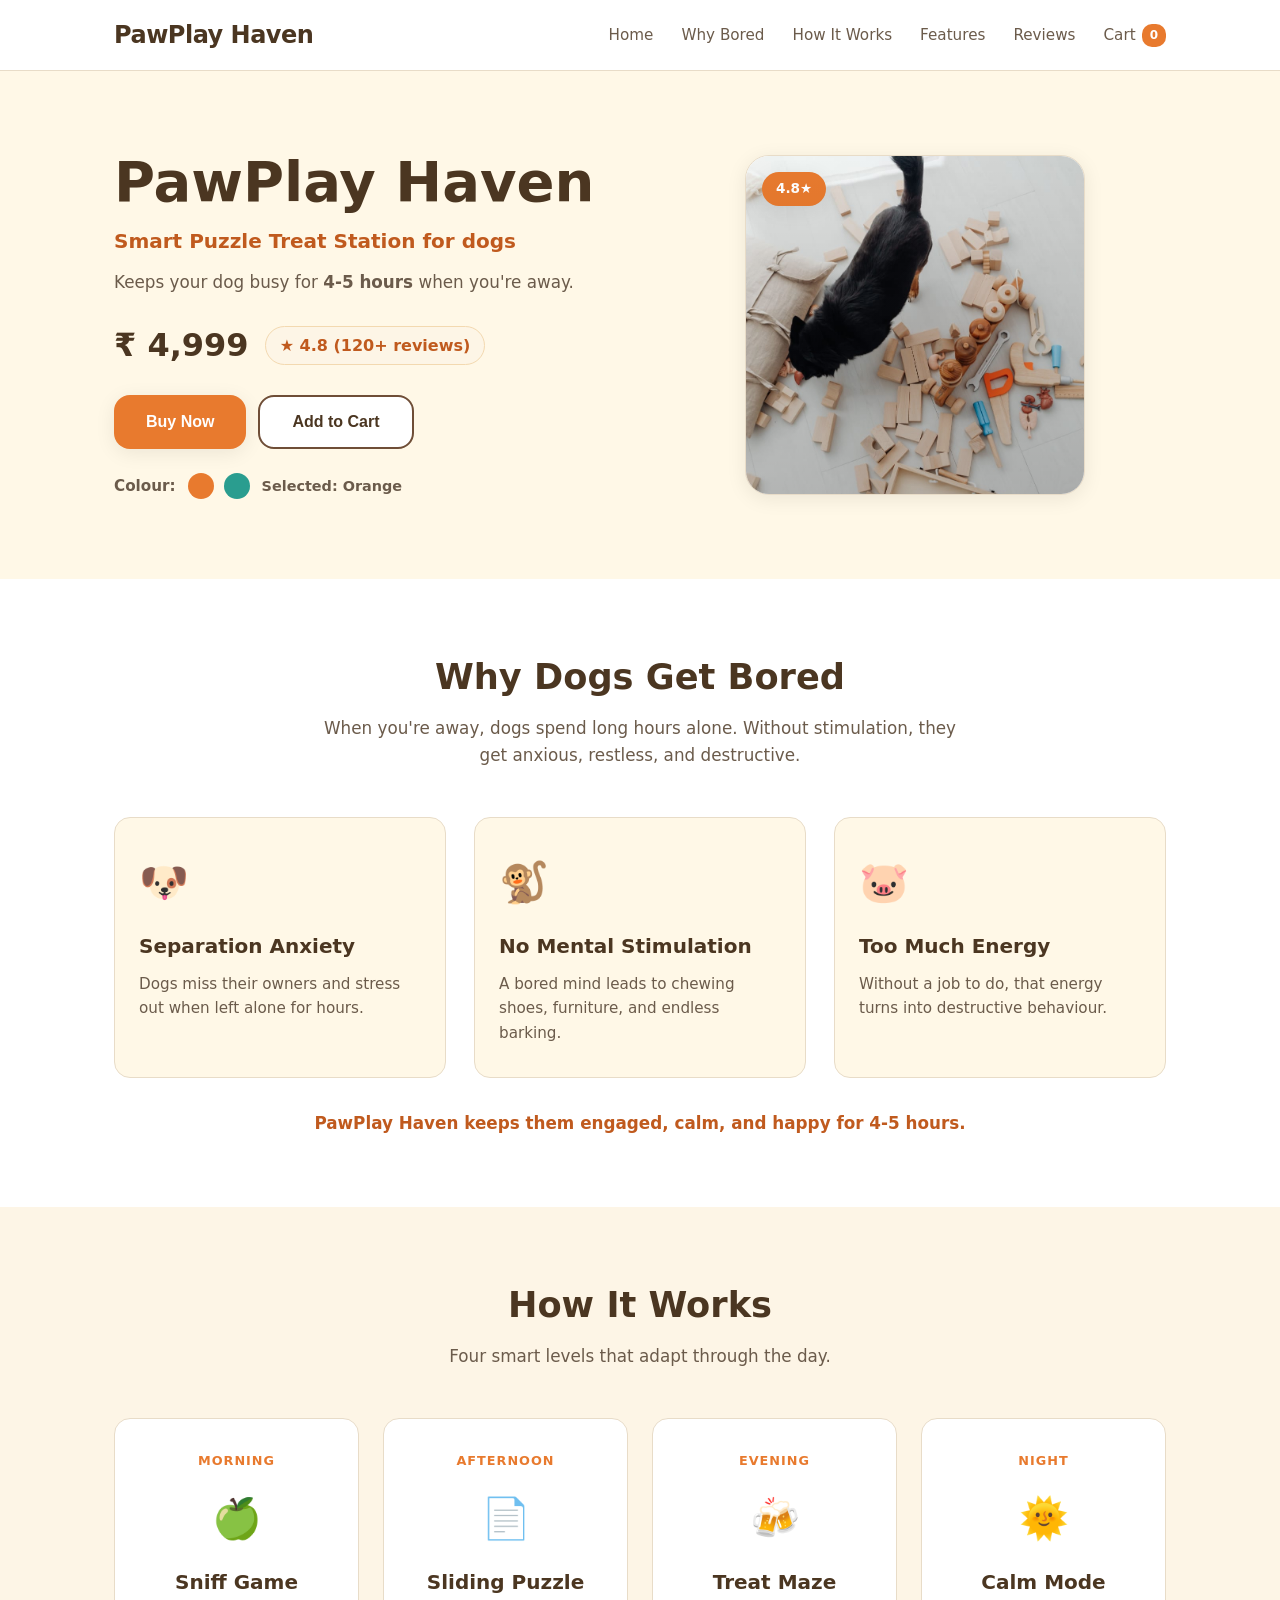
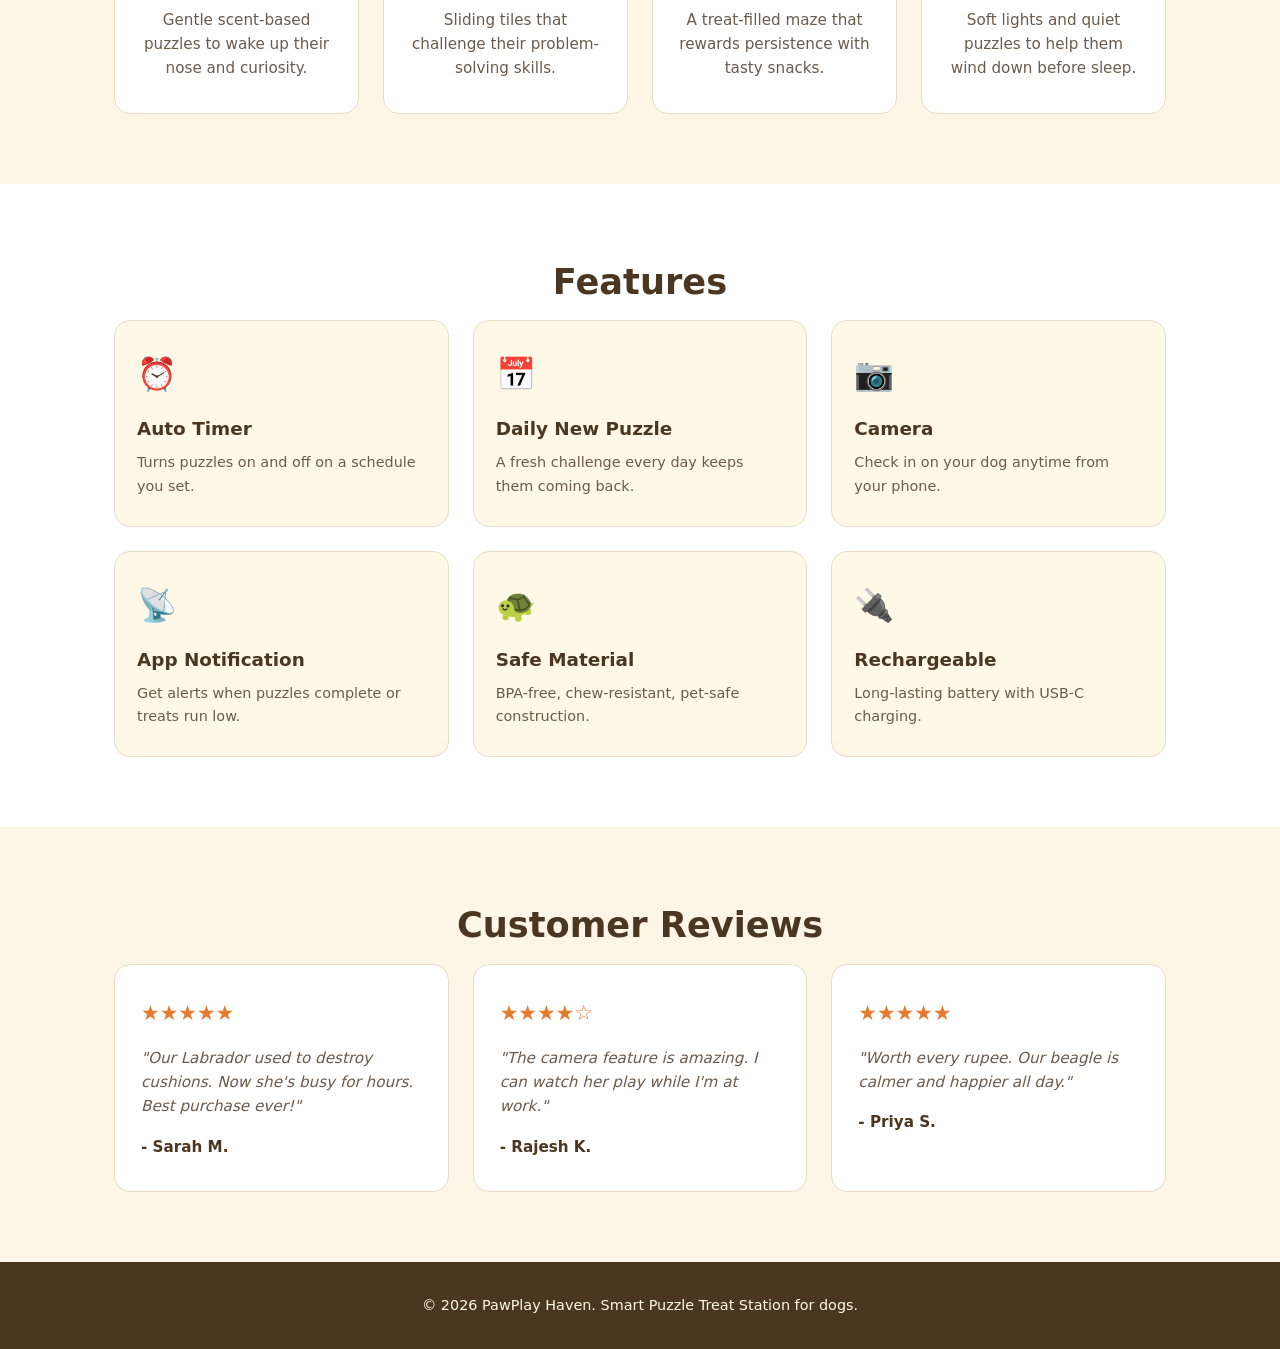
<file: index.html>
<!DOCTYPE html>
<html lang="en">
<head>
<meta charset="UTF-8">
<meta name="viewport" content="width=device-width, initial-scale=1.0">
<title>PawPlay Haven - Smart Puzzle Treat Station</title>
<link rel="stylesheet" href="styles.css">
</head>
<body>
<header class="header">
<nav class="nav">
<div class="logo">PawPlay Haven</div>
<ul class="nav-links">
<li><a href="#home">Home</a></li>
<li><a href="#bored">Why Bored</a></li>
<li><a href="#works">How It Works</a></li>
<li><a href="#features">Features</a></li>
<li><a href="#reviews">Reviews</a></li>
<li><a href="cart.html" class="nav-cart">Cart <span id="cart-count">0</span></a></li>
</ul>
<div class="nav-mobile" id="nav-mobile">&#9776;</div>
</nav>
</header>

<section id="home" class="hero">
<div class="hero-content">
<h1>PawPlay Haven</h1>
<p class="tagline">Smart Puzzle Treat Station for dogs</p>
<p class="desc">Keeps your dog busy for <strong>4-5 hours</strong> when you're away.</p>
<div class="price-box">
<span class="price">&#8377; 4,999</span>
<span class="rating">&#9733; 4.8 (120+ reviews)</span>
</div>
<div class="hero-actions">
<button class="btn-buy" onclick="goToCheckout()">Buy Now</button>
<button class="btn-cart" onclick="addToCart()">Add to Cart</button>
</div>
<div class="colours">
<span class="label">Colour:</span>
<div class="colour-swatches">
<div class="swatch swatch-orange" data-colour="Orange" onclick="selectColour(this,'Orange')"></div>
<div class="swatch swatch-teal" data-colour="Teal" onclick="selectColour(this,'Teal')"></div>
</div>
<span id="selected-colour" class="selected-colour">Selected: Orange</span>
</div>
</div>
<div class="hero-image">
<div class="product-card">
<div class="product-badge">4.8&#9733;</div>
<img src="dog.jpeg" alt="Happy dog playing with puzzle treat toy" class="product-img">
<div class="product-overlay"></div>
</div>
</div>
</section>

<section id="bored" class="section section-bored">
<div class="container">
<h2 class="section-title">Why Dogs Get Bored</h2>
<p class="section-intro">When you're away, dogs spend long hours alone. Without stimulation, they get anxious, restless, and destructive.</p>
<div class="bored-grid">
<div class="bored-card">
<div class="bored-icon">&#128054;</div>
<h3>Separation Anxiety</h3>
<p>Dogs miss their owners and stress out when left alone for hours.</p>
</div>
<div class="bored-card">
<div class="bored-icon">&#128018;</div>
<h3>No Mental Stimulation</h3>
<p>A bored mind leads to chewing shoes, furniture, and endless barking.</p>
</div>
<div class="bored-card">
<div class="bored-icon">&#128055;</div>
<h3>Too Much Energy</h3>
<p>Without a job to do, that energy turns into destructive behaviour.</p>
</div>
</div>
<p class="bored-note">PawPlay Haven keeps them engaged, calm, and happy for 4-5 hours.</p>
</div>
</section>

<section id="works" class="section section-works">
<div class="container">
<h2 class="section-title">How It Works</h2>
<p class="section-intro">Four smart levels that adapt through the day.</p>
<div class="levels-grid">
<div class="level-card">
<div class="level-badge">Morning</div>
<div class="level-icon">&#127823;</div>
<h3>Sniff Game</h3>
<p>Gentle scent-based puzzles to wake up their nose and curiosity.</p>
</div>
<div class="level-card">
<div class="level-badge">Afternoon</div>
<div class="level-icon">&#128196;</div>
<h3>Sliding Puzzle</h3>
<p>Sliding tiles that challenge their problem-solving skills.</p>
</div>
<div class="level-card">
<div class="level-badge">Evening</div>
<div class="level-icon">&#127867;</div>
<h3>Treat Maze</h3>
<p>A treat-filled maze that rewards persistence with tasty snacks.</p>
</div>
<div class="level-card">
<div class="level-badge">Night</div>
<div class="level-icon">&#127774;</div>
<h3>Calm Mode</h3>
<p>Soft lights and quiet puzzles to help them wind down before sleep.</p>
</div>
</div>
</div>
</section>

<section id="features" class="section section-features">
<div class="container">
<h2 class="section-title">Features</h2>
<div class="features-grid">
<div class="feature-card">
<div class="feature-icon">&#9200;</div>
<h3>Auto Timer</h3>
<p>Turns puzzles on and off on a schedule you set.</p>
</div>
<div class="feature-card">
<div class="feature-icon">&#128197;</div>
<h3>Daily New Puzzle</h3>
<p>A fresh challenge every day keeps them coming back.</p>
</div>
<div class="feature-card">
<div class="feature-icon">&#128247;</div>
<h3>Camera</h3>
<p>Check in on your dog anytime from your phone.</p>
</div>
<div class="feature-card">
<div class="feature-icon">&#128225;</div>
<h3>App Notification</h3>
<p>Get alerts when puzzles complete or treats run low.</p>
</div>
<div class="feature-card">
<div class="feature-icon">&#128034;</div>
<h3>Safe Material</h3>
<p>BPA-free, chew-resistant, pet-safe construction.</p>
</div>
<div class="feature-card">
<div class="feature-icon">&#128268;</div>
<h3>Rechargeable</h3>
<p>Long-lasting battery with USB-C charging.</p>
</div>
</div>
</div>
</section>

<section id="reviews" class="section section-reviews">
<div class="container">
<h2 class="section-title">Customer Reviews</h2>
<div class="reviews-grid">
<div class="review-card">
<div class="review-stars">&#9733;&#9733;&#9733;&#9733;&#9733;</div>
<p class="review-text">"Our Labrador used to destroy cushions. Now she's busy for hours. Best purchase ever!"</p>
<p class="review-author">- Sarah M.</p>
</div>
<div class="review-card">
<div class="review-stars">&#9733;&#9733;&#9733;&#9733;&#9734;</div>
<p class="review-text">"The camera feature is amazing. I can watch her play while I'm at work."</p>
<p class="review-author">- Rajesh K.</p>
</div>
<div class="review-card">
<div class="review-stars">&#9733;&#9733;&#9733;&#9733;&#9733;</div>
<p class="review-text">"Worth every rupee. Our beagle is calmer and happier all day."</p>
<p class="review-author">- Priya S.</p>
</div>
</div>
</div>
</section>

<footer class="footer">
<div class="container">
<p>&copy; 2026 PawPlay Haven. Smart Puzzle Treat Station for dogs.</p>
</div>
</footer>

<script src="script.js"></script>
</body>
</html>
</file>
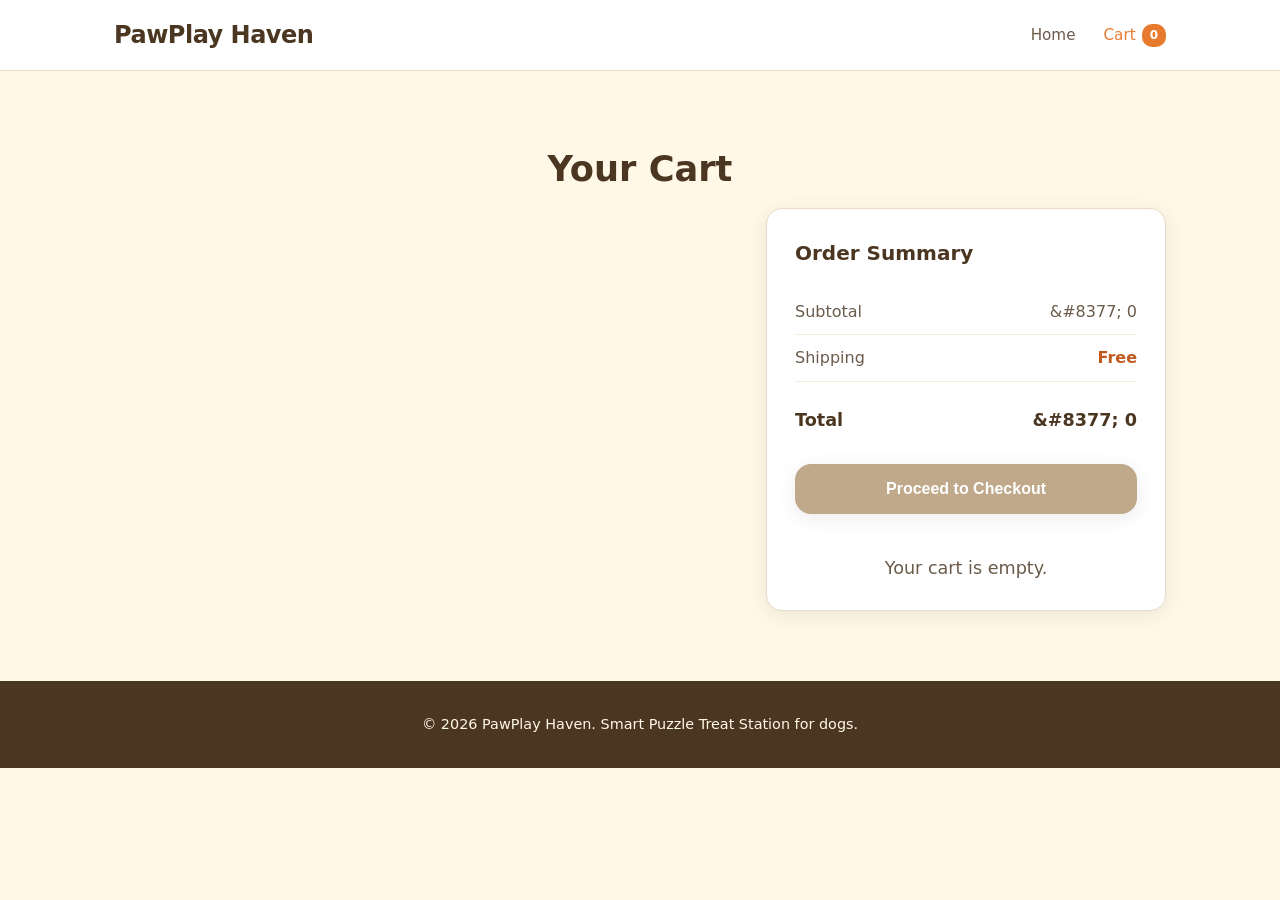
<file: cart.html>
<!DOCTYPE html>
<html lang="en">
<head>
<meta charset="UTF-8">
<meta name="viewport" content="width=device-width, initial-scale=1.0">
<title>Your Cart - PawPlay Haven</title>
<link rel="stylesheet" href="styles.css">
</head>
<body>
<header class="header">
<nav class="nav">
<div class="logo">PawPlay Haven</div>
<ul class="nav-links">
<li><a href="index.html">Home</a></li>
<li><a href="cart.html" class="nav-cart active">Cart <span id="cart-count">0</span></a></li>
</ul>
<div class="nav-mobile" id="nav-mobile">&#9776;</div>
</nav>
</header>

<section class="section cart-section">
<div class="container">
<h2 class="section-title">Your Cart</h2>
<div class="cart-wrapper">
<div class="cart-items" id="cart-items">
</div>
<div class="cart-summary">
<div class="summary-card">
<h3>Order Summary</h3>
<div class="summary-row">
<span>Subtotal</span>
<span id="summary-subtotal">&#8377; 0</span>
</div>
<div class="summary-row">
<span>Shipping</span>
<span class="free">Free</span>
</div>
<div class="summary-row total">
<span>Total</span>
<span id="summary-total">&#8377; 0</span>
</div>
<button class="btn-checkout" onclick="goToCheckout()" id="btn-checkout">Proceed to Checkout</button>
<p class="cart-empty-msg" id="cart-empty">Your cart is empty.</p>
</div>
</div>
</div>
</section>

<footer class="footer">
<div class="container">
<p>&copy; 2026 PawPlay Haven. Smart Puzzle Treat Station for dogs.</p>
</div>
</footer>

<script src="script.js"></script>
</body>
</html>
</file>
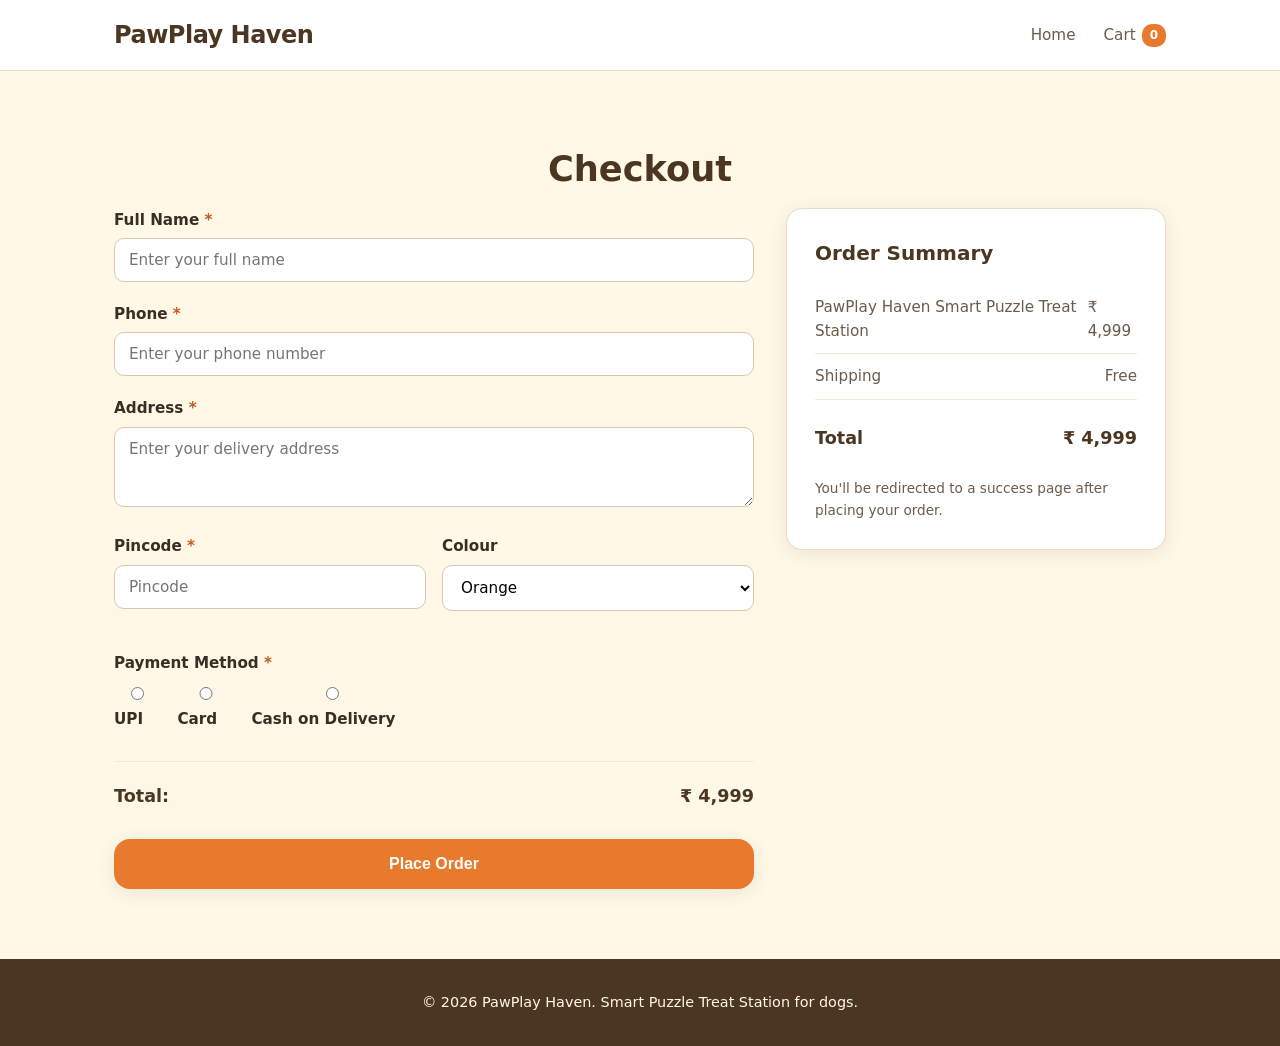
<file: checkout.html>
<!DOCTYPE html>
<html lang="en">
<head>
<meta charset="UTF-8">
<meta name="viewport" content="width=device-width, initial-scale=1.0">
<title>Checkout - PawPlay Haven</title>
<link rel="stylesheet" href="styles.css">
</head>
<body>
<header class="header">
<nav class="nav">
<div class="logo">PawPlay Haven</div>
<ul class="nav-links">
<li><a href="index.html">Home</a></li>
<li><a href="cart.html" class="nav-cart">Cart <span id="cart-count">0</span></a></li>
</ul>
<div class="nav-mobile" id="nav-mobile">&#9776;</div>
</nav>
</header>

<section class="section checkout-section">
<div class="container">
<h2 class="section-title">Checkout</h2>
<div class="checkout-wrapper">
<div class="checkout-form">
<form id="checkout-form">
<div class="form-group">
<label>Full Name <span class="req">*</span></label>
<input type="text" name="name" placeholder="Enter your full name" required>
</div>
<div class="form-group">
<label>Phone <span class="req">*</span></label>
<input type="tel" name="phone" placeholder="Enter your phone number" required>
</div>
<div class="form-group">
<label>Address <span class="req">*</span></label>
<textarea name="address" placeholder="Enter your delivery address" rows="3" required></textarea>
</div>
<div class="form-row">
<div class="form-group">
<label>Pincode <span class="req">*</span></label>
<input type="text" name="pincode" placeholder="Pincode" required maxlength="6">
</div>
<div class="form-group">
<label>Colour</label>
<select name="colour">
<option value="Orange">Orange</option>
<option value="Teal">Teal</option>
</select>
</div>
</div>
<div class="form-group">
<label>Payment Method <span class="req">*</span></label>
<div class="payment-options">
<label class="payment-option">
<input type="radio" name="payment" value="upi" required> UPI
</label>
<label class="payment-option">
<input type="radio" name="payment" value="card"> Card
</label>
<label class="payment-option">
<input type="radio" name="payment" value="cod"> Cash on Delivery
</label>
</div>
</div>
<div class="order-total">
<strong>Total:</strong> <span id="checkout-total">&#8377; 4,999</span>
</div>
<button type="submit" class="btn-place-order">Place Order</button>
</form>
</div>
<div class="checkout-sidebar">
<div class="summary-card">
<h3>Order Summary</h3>
<div class="summary-item">
<span>PawPlay Haven Smart Puzzle Treat Station</span>
<span>&#8377; 4,999</span>
</div>
<div class="summary-item">
<span>Shipping</span>
<span class="free">Free</span>
</div>
<div class="summary-item total">
<span>Total</span>
<span>&#8377; 4,999</span>
</div>
<p class="note">You'll be redirected to a success page after placing your order.</p>
</div>
</div>
</div>
</section>

<footer class="footer">
<div class="container">
<p>&copy; 2026 PawPlay Haven. Smart Puzzle Treat Station for dogs.</p>
</div>
</footer>

<script src="script.js"></script>
</body>
</html>
</file>
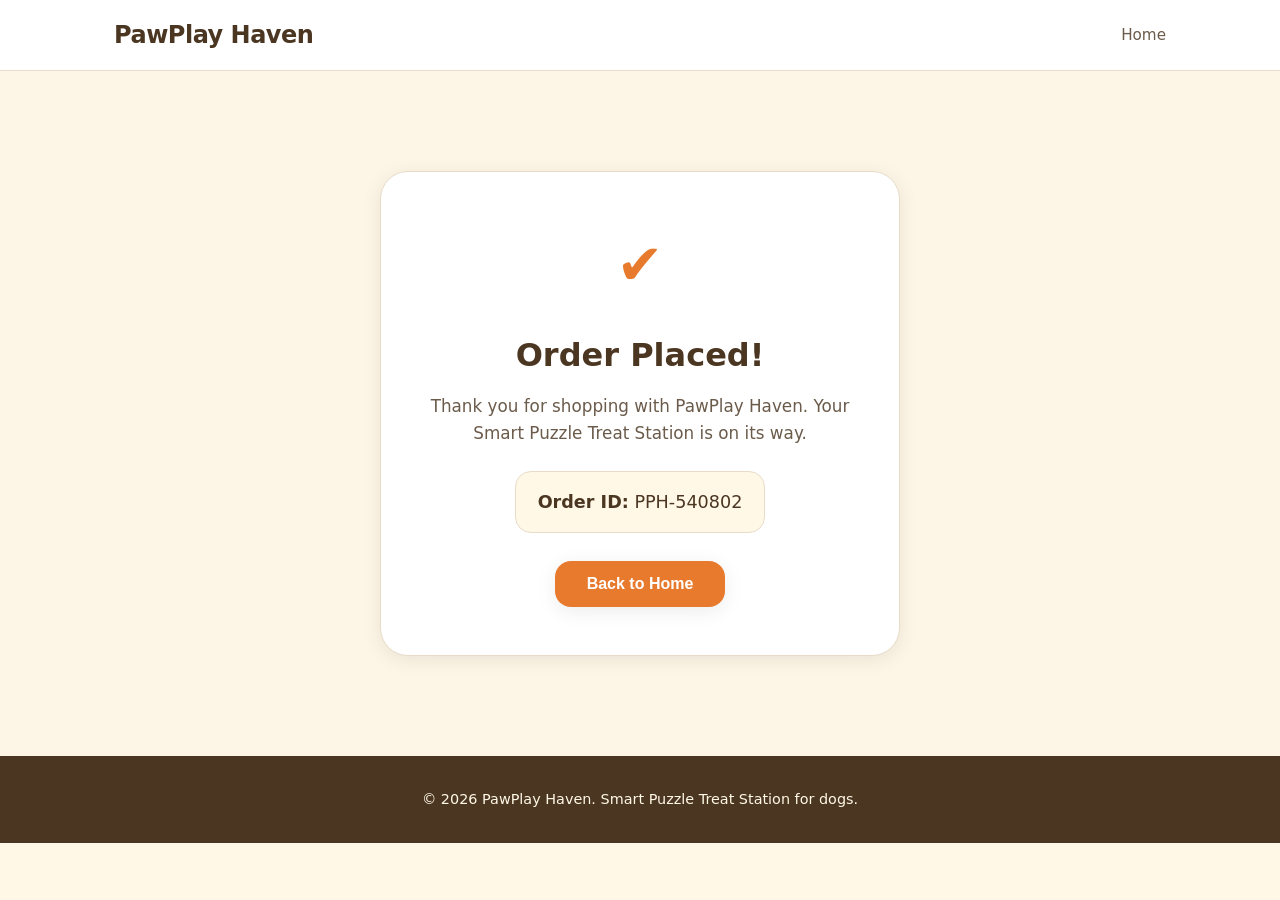
<file: success.html>
<!DOCTYPE html>
<html lang="en">
<head>
<meta charset="UTF-8">
<meta name="viewport" content="width=device-width, initial-scale=1.0">
<title>Order Success - PawPlay Haven</title>
<link rel="stylesheet" href="styles.css">
</head>
<body>
<header class="header">
<nav class="nav">
<div class="logo">PawPlay Haven</div>
<ul class="nav-links">
<li><a href="index.html">Home</a></li>
</ul>
<div class="nav-mobile" id="nav-mobile">&#9776;</div>
</nav>
</header>

<section class="section success-section">
<div class="container">
<div class="success-card">
<div class="success-icon">&#10004;</div>
<h2>Order Placed!</h2>
<p>Thank you for shopping with PawPlay Haven. Your Smart Puzzle Treat Station is on its way.</p>
<div class="order-id">
<strong>Order ID:</strong> <span id="order-id">PPH-00000</span>
</div>
<div class="success-actions">
<button class="btn-back" onclick="goHome()">Back to Home</button>
</div>
</div>
</div>
</section>

<footer class="footer">
<div class="container">
<p>&copy; 2026 PawPlay Haven. Smart Puzzle Treat Station for dogs.</p>
</div>
</footer>

<script src="script.js"></script>
<script>
document.getElementById('order-id').textContent = 'PPH-' + Math.floor(100000 + Math.random() * 900000);
</script>
</body>
</html>
</file>
<file: styles.css>
* {
  margin: 0;
  padding: 0;
  box-sizing: border-box;
}

:root {
  --orange: #E87A2E;
  --orange-dark: #C05A1E;
  --cream: #FFF8E7;
  --cream-light: #FDF5E6;
  --brown: #6F4E37;
  --brown-dark: #4B3621;
  --teal: #2A9D8F;
  --text: #3A2E24;
  --text-light: #6B5B4B;
  --white: #FFFFFF;
  --shadow: 0 4px 20px rgba(0,0,0,0.08);
  --radius: 16px;
}

html {
  scroll-behavior: smooth;
}

body {
  font-family: 'Segoe UI', system-ui, -apple-system, sans-serif;
  color: var(--text);
  background: var(--cream);
  line-height: 1.6;
}

.container {
  max-width: 1100px;
  margin: 0 auto;
  padding: 0 24px;
}

/* Header */
.header {
  background: var(--white);
  border-bottom: 1px solid #E8DCC8;
  position: sticky;
  top: 0;
  z-index: 100;
}

.nav {
  display: flex;
  align-items: center;
  justify-content: space-between;
  padding: 16px 24px;
  max-width: 1100px;
  margin: 0 auto;
}

.logo {
  font-size: 1.5rem;
  font-weight: 800;
  color: var(--brown-dark);
  letter-spacing: -0.5px;
}

.nav-links {
  display: flex;
  align-items: center;
  gap: 28px;
  list-style: none;
}

.nav-links a {
  text-decoration: none;
  color: var(--text-light);
  font-weight: 500;
  font-size: 0.95rem;
  transition: color 0.2s;
}

.nav-links a:hover {
  color: var(--orange);
}

.nav-links a.active {
  color: var(--orange);
}

.nav-cart {
  display: flex;
  align-items: center;
  gap: 6px;
}

.nav-cart span {
  background: var(--orange);
  color: var(--white);
  font-size: 0.75rem;
  padding: 2px 8px;
  border-radius: 10px;
  font-weight: 700;
}

.nav-mobile {
  display: none;
  font-size: 1.5rem;
  color: var(--brown-dark);
  cursor: pointer;
}

/* Hero */
.hero {
  display: grid;
  grid-template-columns: 1fr 1fr;
  gap: 48px;
  align-items: center;
  padding: 80px 24px;
  max-width: 1100px;
  margin: 0 auto;
}

.hero-content h1 {
  font-size: 3.5rem;
  color: var(--brown-dark);
  line-height: 1.1;
  margin-bottom: 12px;
}

.tagline {
  font-size: 1.25rem;
  color: var(--orange-dark);
  font-weight: 700;
  margin-bottom: 12px;
}

.desc {
  font-size: 1.05rem;
  color: var(--text-light);
  margin-bottom: 24px;
}

.price-box {
  display: flex;
  align-items: center;
  gap: 16px;
  margin-bottom: 24px;
}

.price {
  font-size: 2rem;
  font-weight: 800;
  color: var(--brown-dark);
}

.rating {
  font-size: 1rem;
  color: var(--orange-dark);
  font-weight: 700;
  background: var(--cream-light);
  padding: 6px 14px;
  border-radius: 24px;
  border: 1px solid #F3D9B0;
}

.hero-actions {
  display: flex;
  gap: 12px;
  margin-bottom: 24px;
}

.btn-buy {
  background: var(--orange);
  color: var(--white);
  border: none;
  padding: 16px 32px;
  font-size: 1rem;
  font-weight: 700;
  border-radius: var(--radius);
  cursor: pointer;
  box-shadow: var(--shadow);
  transition: transform 0.2s, background 0.2s;
}

.btn-buy:hover {
  background: var(--orange-dark);
  transform: translateY(-2px);
}

.btn-cart {
  background: var(--white);
  color: var(--brown-dark);
  border: 2px solid var(--brown);
  padding: 16px 32px;
  font-size: 1rem;
  font-weight: 700;
  border-radius: var(--radius);
  cursor: pointer;
  transition: transform 0.2s, background 0.2s;
}

.btn-cart:hover {
  background: var(--cream-light);
  transform: translateY(-2px);
}

.colours {
  display: flex;
  align-items: center;
  gap: 12px;
}

.label {
  font-size: 0.95rem;
  color: var(--text-light);
  font-weight: 600;
}

.colour-swatches {
  display: flex;
  gap: 10px;
}

.swatch {
  width: 26px;
  height: 26px;
  border-radius: 50%;
  cursor: pointer;
  border: 3px solid transparent;
  transition: all 0.2s;
}

.swatch.swatch-orange { background: var(--orange); }
.swatch.swatch-teal { background: var(--teal); }

.swatch:hover {
  transform: scale(1.1);
  border-color: var(--brown-dark);
}

.swatch.selected {
  border-color: var(--brown-dark);
  box-shadow: 0 0 0 3px rgba(255,255,255,0.9);
}

.selected-colour {
  font-size: 0.9rem;
  color: var(--text-light);
  font-weight: 600;
}

.hero-image {
  display: flex;
  justify-content: center;
}

.product-card {
  position: relative;
  width: 340px;
  height: 340px;
  background: var(--white);
  border-radius: 24px;
  box-shadow: var(--shadow);
  overflow: hidden;
  border: 1px solid #E8DCC8;
}

.product-badge {
  position: absolute;
  top: 16px;
  left: 16px;
  background: var(--orange);
  color: var(--white);
  font-size: 0.85rem;
  font-weight: 800;
  padding: 6px 14px;
  border-radius: 20px;
  box-shadow: var(--shadow);
}

.product-img {
  width: 100%;
  height: 100%;
  object-fit: cover;
  display: block;
}

.product-overlay {
  position: absolute;
  inset: 0;
  background: linear-gradient(to bottom, transparent, rgba(0,0,0,0.15));
}

/* Sections */
.section {
  padding: 70px 24px;
}

.section-title {
  text-align: center;
  font-size: 2.2rem;
  color: var(--brown-dark);
  margin-bottom: 10px;
}

.section-intro {
  text-align: center;
  color: var(--text-light);
  max-width: 650px;
  margin: 0 auto 48px;
  font-size: 1.05rem;
}

/* Why Bored */
.section-bored {
  background: var(--white);
}

.bored-grid {
  display: grid;
  grid-template-columns: repeat(3, 1fr);
  gap: 28px;
}

.bored-card {
  background: var(--cream);
  padding: 32px 24px;
  border-radius: var(--radius);
  border: 1px solid #E8DCC8;
  transition: transform 0.2s, box-shadow 0.2s;
}

.bored-card:hover {
  transform: translateY(-4px);
  box-shadow: var(--shadow);
}

.bored-icon {
  font-size: 2.5rem;
  margin-bottom: 16px;
  display: block;
}

.bored-card h3 {
  font-size: 1.25rem;
  color: var(--brown-dark);
  margin-bottom: 10px;
}

.bored-card p {
  color: var(--text-light);
  font-size: 0.95rem;
}

.bored-note {
  text-align: center;
  margin-top: 32px;
  font-size: 1.05rem;
  color: var(--orange-dark);
  font-weight: 600;
}

/* How It Works */
.section-works {
  background: var(--cream-light);
}

.levels-grid {
  display: grid;
  grid-template-columns: repeat(4, 1fr);
  gap: 24px;
}

.level-card {
  background: var(--white);
  padding: 32px 24px;
  border-radius: var(--radius);
  border: 1px solid #E8DCC8;
  text-align: center;
  transition: transform 0.2s;
}

.level-card:hover {
  transform: translateY(-4px);
}

.level-badge {
  font-size: 0.8rem;
  font-weight: 800;
  text-transform: uppercase;
  letter-spacing: 1px;
  color: var(--orange);
  margin-bottom: 14px;
  display: block;
}

.level-icon {
  font-size: 2.5rem;
  margin-bottom: 16px;
  display: block;
}

.level-card h3 {
  font-size: 1.25rem;
  color: var(--brown-dark);
  margin-bottom: 10px;
}

.level-card p {
  color: var(--text-light);
  font-size: 0.95rem;
}

/* Features */
.section-features {
  background: var(--white);
}

.features-grid {
  display: grid;
  grid-template-columns: repeat(3, 1fr);
  gap: 24px;
}

.feature-card {
  background: var(--cream);
  padding: 28px 22px;
  border-radius: var(--radius);
  border: 1px solid #E8DCC8;
}

.feature-icon {
  font-size: 2rem;
  margin-bottom: 14px;
  display: block;
}

.feature-card h3 {
  font-size: 1.15rem;
  color: var(--brown-dark);
  margin-bottom: 8px;
}

.feature-card p {
  color: var(--text-light);
  font-size: 0.9rem;
}

/* Reviews */
.section-reviews {
  background: var(--cream-light);
}

.reviews-grid {
  display: grid;
  grid-template-columns: repeat(3, 1fr);
  gap: 24px;
}

.review-card {
  background: var(--white);
  padding: 32px 26px;
  border-radius: var(--radius);
  border: 1px solid #E8DCC8;
}

.review-stars {
  color: var(--orange);
  font-size: 1.3rem;
  margin-bottom: 16px;
}

.review-text {
  color: var(--text-light);
  font-size: 0.95rem;
  margin-bottom: 16px;
  font-style: italic;
}

.review-author {
  color: var(--brown-dark);
  font-weight: 700;
  font-size: 0.95rem;
}

/* Cart */
.cart-section {
  background: var(--cream);
}

.cart-wrapper {
  display: grid;
  grid-template-columns: 2fr 400px;
  gap: 32px;
  align-items: start;
}

#cart-items {
  min-height: 200px;
}

.cart-item {
  background: var(--white);
  border: 1px solid #E8DCC8;
  border-radius: var(--radius);
  padding: 20px;
  display: flex;
  gap: 16px;
  align-items: center;
  margin-bottom: 16px;
}

.cart-item-img {
  width: 80px;
  height: 80px;
  border-radius: 12px;
  object-fit: cover;
  background: var(--cream-light);
}

.cart-item-info {
  flex: 1;
}

.cart-item-title {
  font-weight: 700;
  color: var(--brown-dark);
  font-size: 1rem;
}

.cart-item-price {
  color: var(--orange-dark);
  font-weight: 700;
  margin-top: 4px;
}

.cart-item-controls {
  display: flex;
  align-items: center;
  gap: 8px;
}

.qty-btn {
  background: var(--cream-light);
  border: 1px solid #E8DCC8;
  width: 32px;
  height: 32px;
  border-radius: 8px;
  cursor: pointer;
  font-weight: 700;
  color: var(--brown-dark);
}

.qty-btn:hover {
  background: var(--orange);
  color: var(--white);
  border-color: var(--orange);
}

.qty-value {
  font-weight: 700;
  min-width: 24px;
  text-align: center;
}

.remove-btn {
  background: none;
  border: none;
  color: var(--text-light);
  cursor: pointer;
  font-size: 1.2rem;
  padding: 4px;
}

.remove-btn:hover {
  color: var(--orange-dark);
}

.summary-card {
  background: var(--white);
  border: 1px solid #E8DCC8;
  border-radius: var(--radius);
  padding: 28px;
  box-shadow: var(--shadow);
}

.summary-card h3 {
  font-size: 1.25rem;
  color: var(--brown-dark);
  margin-bottom: 20px;
}

.summary-row {
  display: flex;
  justify-content: space-between;
  padding: 10px 0;
  border-bottom: 1px solid #F3EBD8;
  color: var(--text-light);
}

.summary-row.total {
  border-bottom: none;
  color: var(--brown-dark);
  font-weight: 800;
  font-size: 1.1rem;
  margin-top: 8px;
  padding-top: 16px;
}

.summary-row .free {
  color: var(--orange-dark);
  font-weight: 700;
}

.btn-checkout {
  width: 100%;
  background: var(--orange);
  color: var(--white);
  border: none;
  padding: 16px;
  font-size: 1rem;
  font-weight: 700;
  border-radius: var(--radius);
  cursor: pointer;
  margin-top: 20px;
  box-shadow: var(--shadow);
  transition: background 0.2s;
}

.btn-checkout:hover {
  background: var(--orange-dark);
}

.btn-checkout:disabled {
  background: #BFA98A;
  cursor: not-allowed;
}

.cart-empty-msg {
  text-align: center;
  color: var(--text-light);
  margin-top: 40px;
  font-size: 1.1rem;
}

/* Checkout */
.checkout-section {
  background: var(--cream);
}

.checkout-wrapper {
  display: grid;
  grid-template-columns: 1fr 380px;
  gap: 32px;
  align-items: start;
}

.form-group {
  margin-bottom: 20px;
}

.form-group label {
  display: block;
  margin-bottom: 6px;
  font-weight: 600;
  color: var(--text);
  font-size: 0.95rem;
}

.req {
  color: var(--orange-dark);
}

.form-group input,
.form-group select,
.form-group textarea {
  width: 100%;
  padding: 12px 14px;
  border: 1px solid #D8C7AE;
  border-radius: 10px;
  font-size: 0.95rem;
  font-family: inherit;
  background: var(--white);
}

.form-group input:focus,
.form-group select:focus,
.form-group textarea:focus {
  outline: none;
  border-color: var(--orange);
}

.form-row {
  display: grid;
  grid-template-columns: 1fr 1fr;
  gap: 16px;
  margin-bottom: 20px;
}

.payment-options {
  display: flex;
  gap: 16px;
  margin-top: 8px;
}

.payment-option {
  display: flex;
  align-items: center;
  gap: 8px;
  font-size: 0.95rem;
  color: var(--text-light);
  cursor: pointer;
}

.order-total {
  margin-top: 24px;
  padding-top: 20px;
  border-top: 1px solid #F3EBD8;
  display: flex;
  justify-content: space-between;
  font-size: 1.1rem;
  font-weight: 800;
  color: var(--brown-dark);
}

.btn-place-order {
  width: 100%;
  background: var(--orange);
  color: var(--white);
  border: none;
  padding: 16px;
  font-size: 1rem;
  font-weight: 700;
  border-radius: var(--radius);
  cursor: pointer;
  margin-top: 28px;
  box-shadow: var(--shadow);
  transition: background 0.2s;
}

.btn-place-order:hover {
  background: var(--orange-dark);
}

.checkout-sidebar .summary-card h3 {
  font-size: 1.25rem;
  color: var(--brown-dark);
  margin-bottom: 16px;
}

.summary-item {
  display: flex;
  justify-content: space-between;
  padding: 10px 0;
  border-bottom: 1px solid #F3EBD8;
  color: var(--text-light);
  font-size: 0.95rem;
}

.summary-item.total {
  border-bottom: none;
  color: var(--brown-dark);
  font-weight: 800;
  font-size: 1.1rem;
  margin-top: 8px;
  padding-top: 16px;
}

.note {
  margin-top: 16px;
  font-size: 0.85rem;
  color: var(--text-light);
}

/* Success */
.success-section {
  background: var(--cream-light);
  padding: 100px 24px;
}

.success-card {
  max-width: 520px;
  margin: 0 auto;
  text-align: center;
  background: var(--white);
  padding: 48px 36px;
  border-radius: 28px;
  border: 1px solid #E8DCC8;
  box-shadow: var(--shadow);
}

.success-icon {
  font-size: 3.5rem;
  color: var(--orange);
  margin-bottom: 20px;
  display: block;
}

.success-card h2 {
  font-size: 2rem;
  color: var(--brown-dark);
  margin-bottom: 12px;
}

.success-card p {
  color: var(--text-light);
  margin-bottom: 24px;
  font-size: 1.05rem;
}

.order-id {
  background: var(--cream);
  border: 1px solid #E8DCC8;
  border-radius: var(--radius);
  padding: 16px 22px;
  margin-bottom: 28px;
  font-size: 1.1rem;
  color: var(--brown-dark);
  display: inline-block;
}

.btn-back {
  background: var(--orange);
  color: var(--white);
  border: none;
  padding: 14px 32px;
  font-size: 1rem;
  font-weight: 700;
  border-radius: var(--radius);
  cursor: pointer;
  box-shadow: var(--shadow);
  transition: background 0.2s;
}

.btn-back:hover {
  background: var(--orange-dark);
}

/* Footer */
.footer {
  background: var(--brown-dark);
  color: var(--cream);
  padding: 32px 24px;
  text-align: center;
  font-size: 0.9rem;
}

/* Mobile */
@media (max-width: 900px) {
  .hero {
    grid-template-columns: 1fr;
    text-align: center;
    gap: 32px;
  }
  .hero-actions {
    justify-content: center;
  }
  .colours {
    justify-content: center;
  }
  .bored-grid {
    grid-template-columns: 1fr;
  }
  .levels-grid {
    grid-template-columns: repeat(2, 1fr);
  }
  .features-grid {
    grid-template-columns: 1fr;
  }
  .reviews-grid {
    grid-template-columns: 1fr;
  }
  .cart-wrapper,
  .checkout-wrapper {
    grid-template-columns: 1fr;
  }
  .nav-links {
    display: none;
    position: absolute;
    top: 100%;
    left: 0;
    right: 0;
    background: var(--white);
    flex-direction: column;
    padding: 20px;
    gap: 16px;
    border-bottom: 1px solid #E8DCC8;
    box-shadow: var(--shadow);
  }
  .nav-links.open {
    display: flex;
  }
  .nav-mobile {
    display: block;
  }
}
</file>
